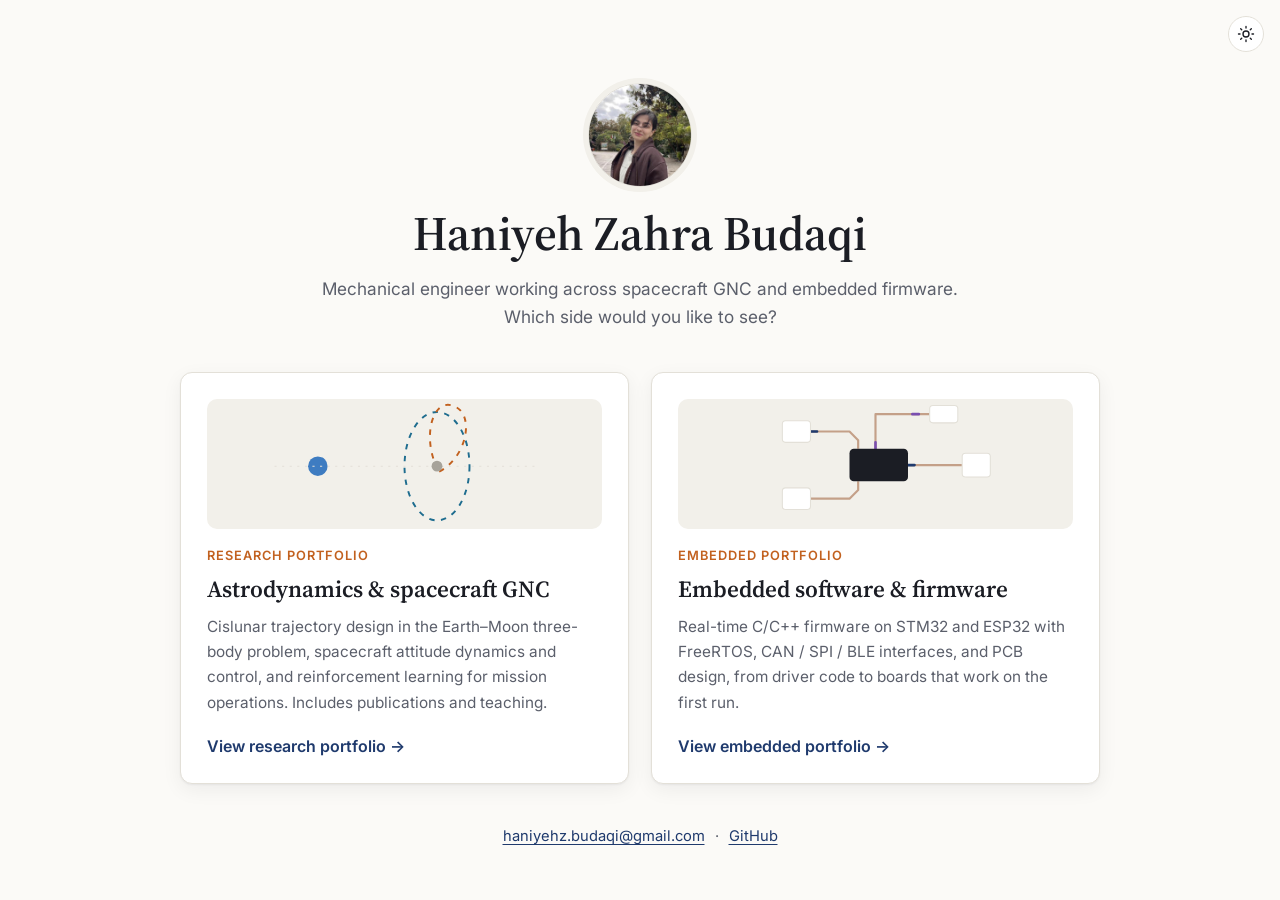
<file: index.html>
<!doctype html>
<html lang="en">
<head>
  <meta charset="utf-8">
  <meta name="viewport" content="width=device-width, initial-scale=1">
  <title>Haniyeh Zahra Budaqi</title>
  <meta name="description" content="Haniyeh Zahra Budaqi: research in astrodynamics and spacecraft GNC, and embedded software engineering.">
  <meta name="author" content="Haniyeh Zahra Budaqi">

  <meta property="og:title" content="Haniyeh Zahra Budaqi">
  <meta property="og:description" content="Astrodynamics & spacecraft GNC research, and embedded firmware engineering.">
  <meta property="og:type" content="website">

  <link rel="icon" href="assets/img/favicon.svg" type="image/svg+xml">
  <link rel="preconnect" href="https://fonts.googleapis.com">
  <link rel="preconnect" href="https://fonts.gstatic.com" crossorigin>
  <link href="https://fonts.googleapis.com/css2?family=Inter:wght@400;500;600&family=Source+Serif+4:ital,opsz,wght@0,8..60,500;0,8..60,600;1,8..60,400;1,8..60,500&display=swap" rel="stylesheet">
  <link rel="stylesheet" href="assets/css/style.css">

  <script>
    try {
      var t = localStorage.getItem("theme");
      if (t) document.documentElement.setAttribute("data-theme", t);
    } catch (e) {}
  </script>
</head>
<body class="landing">
  <button class="theme-toggle landing-theme" aria-label="Toggle dark mode" title="Toggle dark mode">
    <svg class="icon-sun" viewBox="0 0 24 24" aria-hidden="true"><circle cx="12" cy="12" r="4"/><path d="M12 2v2M12 20v2M4.9 4.9l1.4 1.4M17.7 17.7l1.4 1.4M2 12h2M20 12h2M4.9 19.1l1.4-1.4M17.7 6.3l1.4-1.4"/></svg>
    <svg class="icon-moon" viewBox="0 0 24 24" aria-hidden="true"><path d="M20 14.5A8 8 0 1 1 9.5 4a6.5 6.5 0 0 0 10.5 10.5z"/></svg>
  </button>

  <main class="landing-main container">
    <header class="landing-head">
      <img class="landing-photo" src="assets/img/profile.jpg" alt="Portrait of Haniyeh Zahra Budaqi">
      <h1>Haniyeh Zahra Budaqi</h1>
      <p class="landing-sub">Mechanical engineer working across spacecraft GNC and embedded firmware.<br>Which side would you like to see?</p>
    </header>

    <div class="choice-grid">
      <a class="card choice" href="research/">
        <svg class="choice-art" viewBox="0 0 240 120" aria-hidden="true">
          <circle cx="40" cy="62" r="9" class="choice-earth"/>
          <path class="choice-axis" d="M0 62H240"/>
          <ellipse class="choice-orbit choice-orbit-a" cx="150" cy="62" rx="30" ry="50"/>
          <path class="choice-orbit choice-orbit-b" d="M152 67 C 178 54, 186 12, 164 6 C 144 0, 136 40, 152 67 Z"/>
          <circle cx="150" cy="62" r="5" class="choice-moon"/>
        </svg>
        <span class="choice-kicker">Research portfolio</span>
        <h2>Astrodynamics &amp; spacecraft GNC</h2>
        <p>Cislunar trajectory design in the Earth–Moon three-body problem, spacecraft attitude dynamics and control, and reinforcement learning for mission operations. Includes publications and teaching.</p>
        <span class="choice-cta">View research portfolio <span aria-hidden="true">→</span></span>
      </a>

      <a class="card choice" href="embedded/">
        <svg class="choice-art" viewBox="0 0 240 120" aria-hidden="true">
          <path class="choice-trace" d="M60 30 H96 L104 38 V46"/>
          <path class="choice-trace" d="M60 92 H96 L104 84 V76"/>
          <path class="choice-trace" d="M150 61 H200"/>
          <path class="choice-trace" d="M120 46 V14 H170"/>
          <path class="choice-flow" d="M60 30 H96 L104 38 V46"/>
          <path class="choice-flow" d="M150 61 H200"/>
          <path class="choice-flow choice-flow-late" d="M120 46 V14 H170"/>
          <rect class="choice-chip" x="96" y="46" width="54" height="30" rx="4"/>
          <rect class="choice-part" x="200" y="50" width="26" height="22" rx="3"/>
          <rect class="choice-part" x="34" y="20" width="26" height="20" rx="3"/>
          <rect class="choice-part" x="34" y="82" width="26" height="20" rx="3"/>
          <rect class="choice-part" x="170" y="6" width="26" height="16" rx="3"/>
        </svg>
        <span class="choice-kicker">Embedded portfolio</span>
        <h2>Embedded software &amp; firmware</h2>
        <p>Real-time C/C++ firmware on STM32 and ESP32 with FreeRTOS, CAN / SPI / BLE interfaces, and PCB design, from driver code to boards that work on the first run.</p>
        <span class="choice-cta">View embedded portfolio <span aria-hidden="true">→</span></span>
      </a>
    </div>

    <footer class="landing-foot">
      <a href="mailto:haniyehz.budaqi@gmail.com">haniyehz.budaqi@gmail.com</a>
      <span aria-hidden="true">·</span>
      <a href="https://github.com/hannalujah" target="_blank" rel="noopener">GitHub</a>
    </footer>
  </main>

  <script>
    document.querySelector(".theme-toggle").addEventListener("click", function () {
      var root = document.documentElement;
      var current = root.getAttribute("data-theme") ||
        (window.matchMedia("(prefers-color-scheme: dark)").matches ? "dark" : "light");
      var next = current === "dark" ? "light" : "dark";
      root.setAttribute("data-theme", next);
      try { localStorage.setItem("theme", next); } catch (e) {}
    });
  </script>
</body>
</html>
</file>
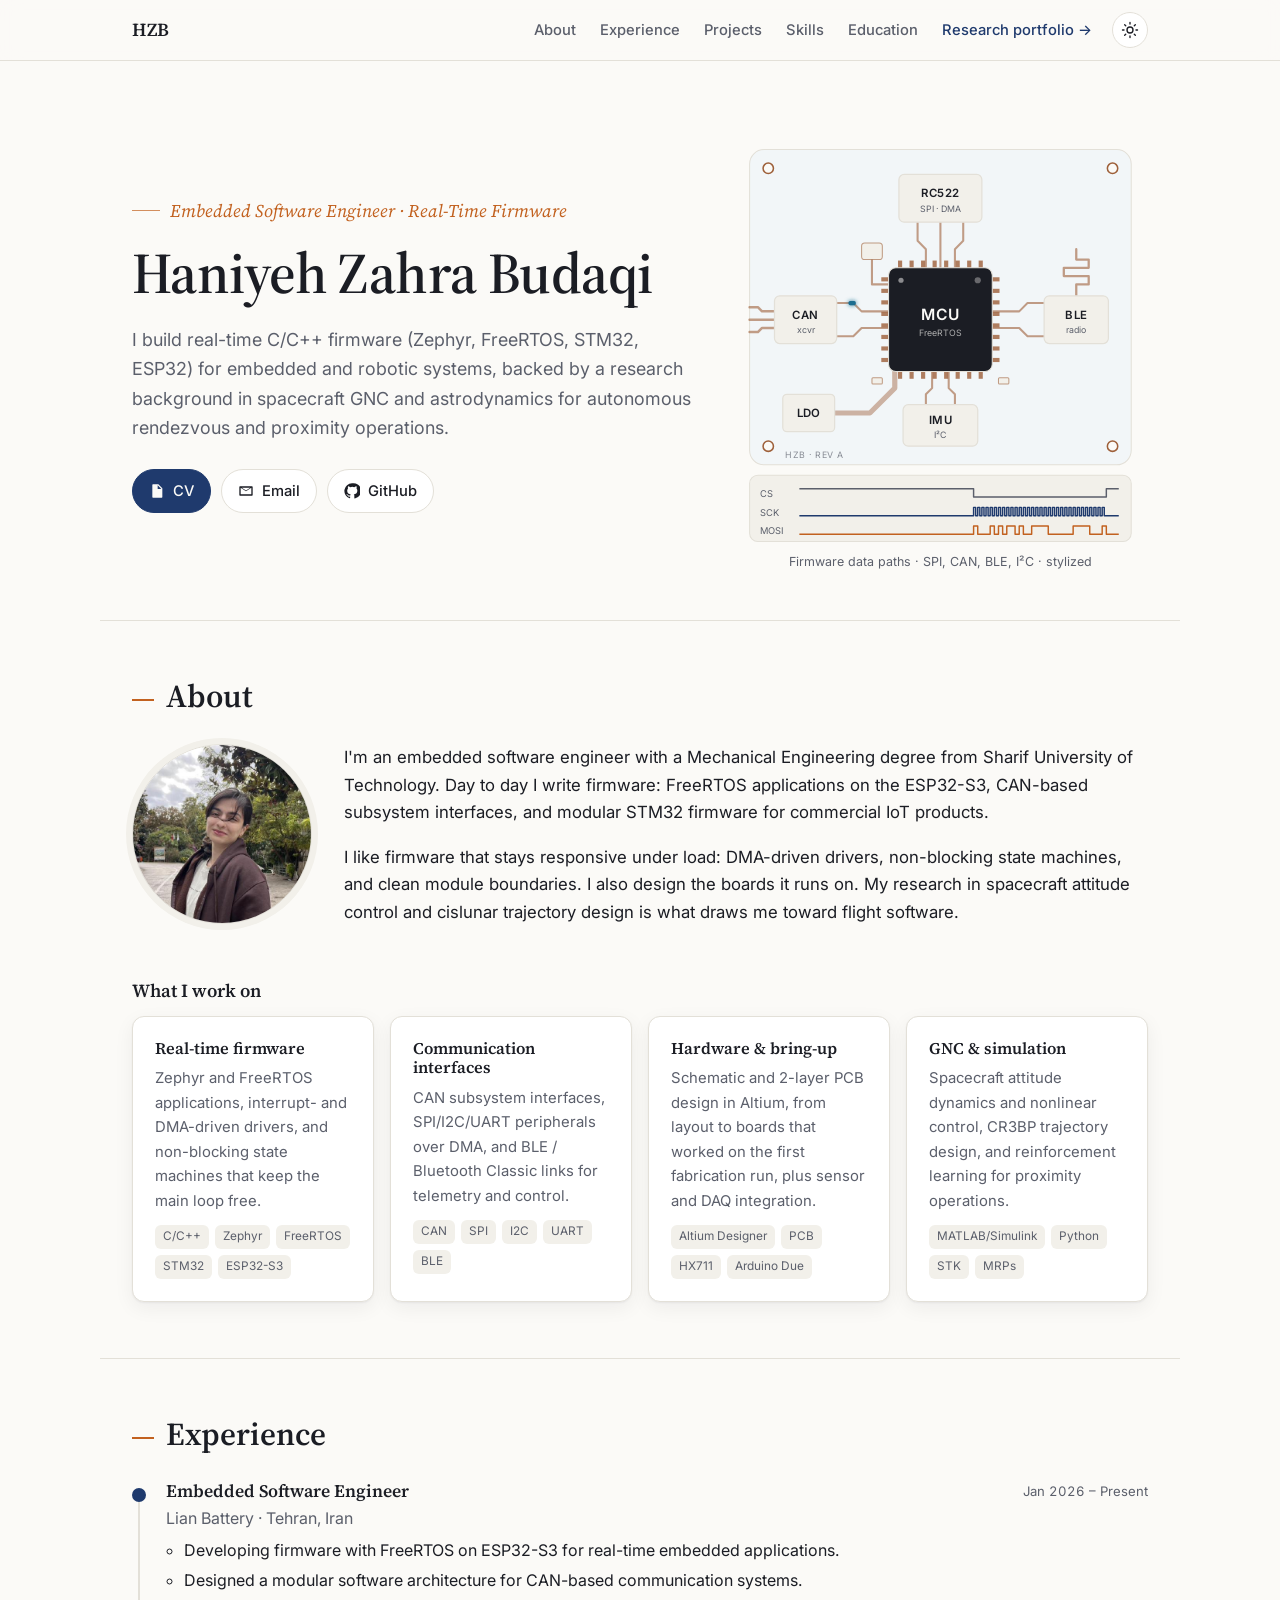
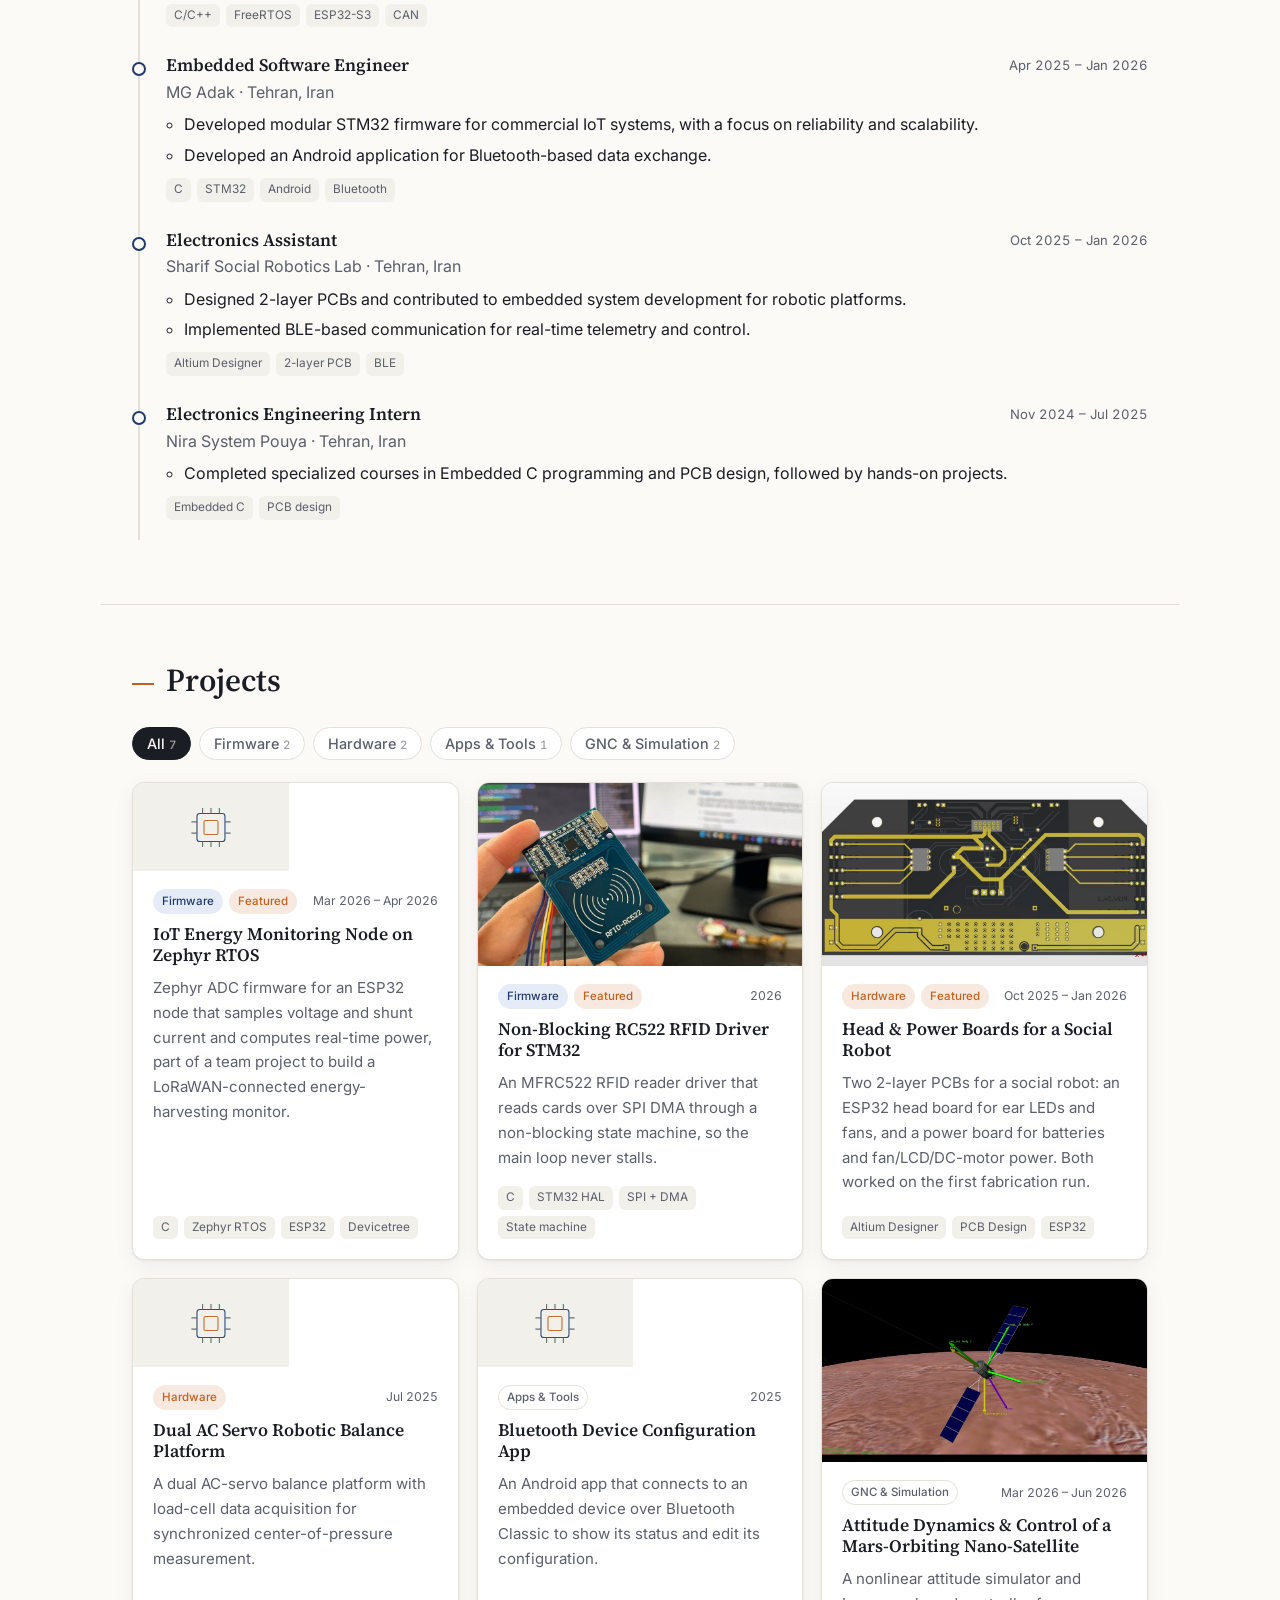
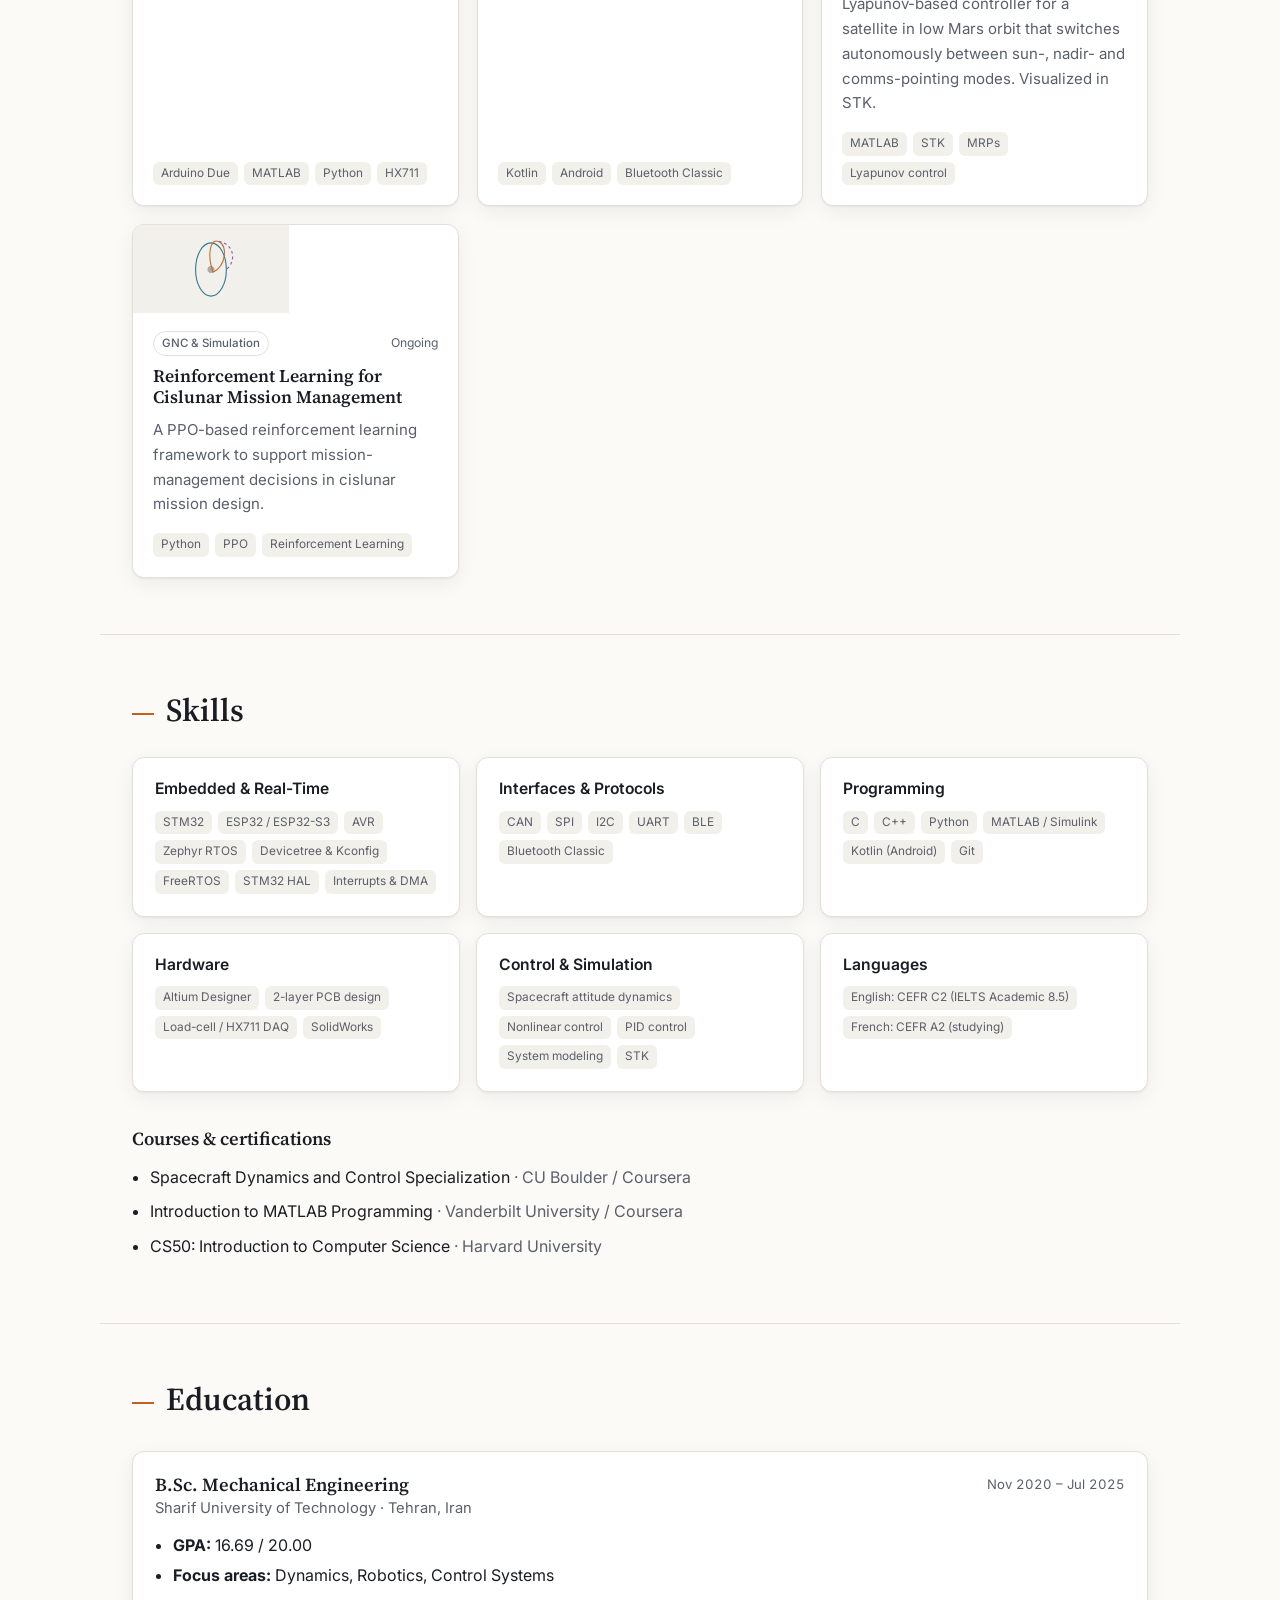
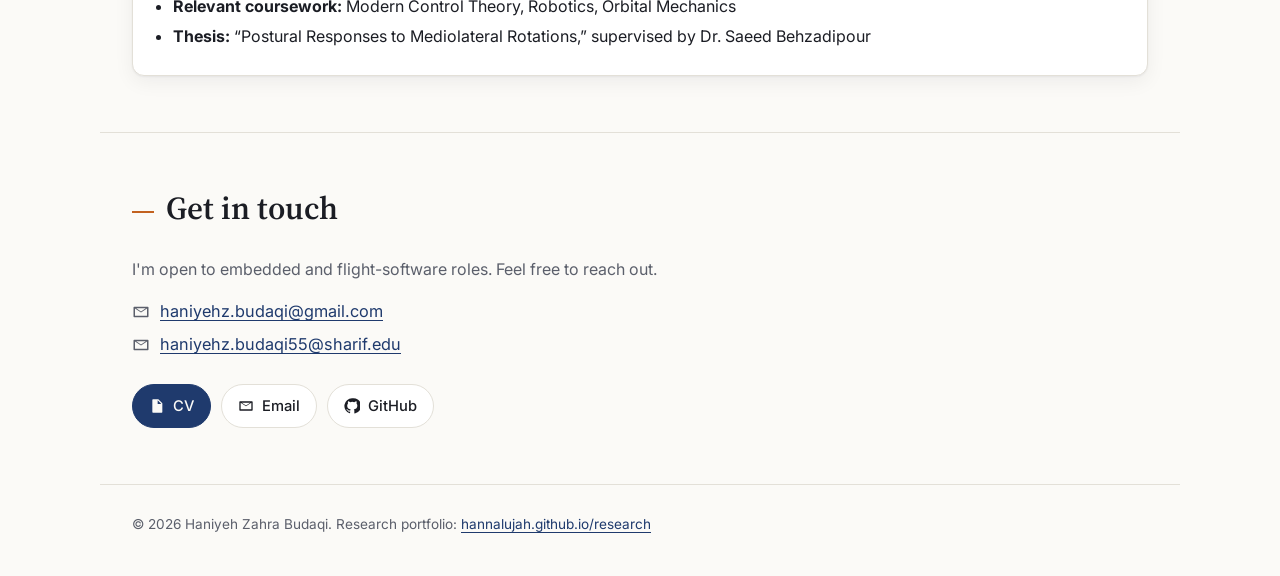
<file: embedded/index.html>
<!doctype html>
<html lang="en" data-base="../">
<head>
  <meta charset="utf-8">
  <meta name="viewport" content="width=device-width, initial-scale=1">
  <title>Haniyeh Zahra Budaqi · Embedded</title>
  <meta name="description" content="Haniyeh Zahra Budaqi: embedded software engineer. Real-time C/C++ firmware (FreeRTOS, STM32, ESP32), communication interfaces, PCB design, and spacecraft GNC.">
  <meta name="author" content="Haniyeh Zahra Budaqi">

  <meta property="og:title" content="Haniyeh Zahra Budaqi · Embedded Software">
  <meta property="og:description" content="Real-time C/C++ firmware (FreeRTOS, STM32, ESP32), communication interfaces, PCB design, and spacecraft GNC.">
  <meta property="og:type" content="website">

  <link rel="icon" href="../assets/img/favicon.svg" type="image/svg+xml">
  <link rel="preconnect" href="https://fonts.googleapis.com">
  <link rel="preconnect" href="https://fonts.gstatic.com" crossorigin>
  <link href="https://fonts.googleapis.com/css2?family=Inter:wght@400;500;600&family=Source+Serif+4:ital,opsz,wght@0,8..60,500;0,8..60,600;1,8..60,400;1,8..60,500&display=swap" rel="stylesheet">
  <link rel="stylesheet" href="../assets/css/style.css">

  <script>
    try {
      var t = localStorage.getItem("theme");
      if (t) document.documentElement.setAttribute("data-theme", t);
    } catch (e) {}
  </script>
</head>
<body>
  <a class="skip-link" href="#main">Skip to content</a>

  <header class="site-header">
    <nav class="nav container" aria-label="Main">
      <a class="nav-brand" href="../" title="Home" data-bind="initials">HZB</a>
      <button class="nav-toggle" aria-expanded="false" aria-controls="nav-links" aria-label="Open menu">
        <span></span><span></span><span></span>
      </button>
      <ul class="nav-links" id="nav-links">
        <li><a href="#about">About</a></li>
        <li><a href="#experience">Experience</a></li>
        <li><a href="#projects">Projects</a></li>
        <li><a href="#skills">Skills</a></li>
        <li><a href="#education-section">Education</a></li>
        <li><a class="nav-alt" href="../research/">Research portfolio →</a></li>
        <li>
          <button class="theme-toggle" aria-label="Toggle dark mode" title="Toggle dark mode">
            <svg class="icon-sun" viewBox="0 0 24 24" aria-hidden="true"><circle cx="12" cy="12" r="4"/><path d="M12 2v2M12 20v2M4.9 4.9l1.4 1.4M17.7 17.7l1.4 1.4M2 12h2M20 12h2M4.9 19.1l1.4-1.4M17.7 6.3l1.4-1.4"/></svg>
            <svg class="icon-moon" viewBox="0 0 24 24" aria-hidden="true"><path d="M20 14.5A8 8 0 1 1 9.5 4a6.5 6.5 0 0 0 10.5 10.5z"/></svg>
          </button>
        </li>
      </ul>
    </nav>
  </header>

  <main id="main">
    <!-- ============ HERO ============ -->
    <section class="hero container" id="top">
      <div class="hero-text">
        <p class="eyebrow" data-bind="role"></p>
        <h1 data-bind="name"></h1>
        <p class="hero-tagline" data-bind="tagline"></p>
        <div class="hero-actions" id="hero-actions"></div>
      </div>

      <figure class="hero-figure" aria-label="Stylized circuit board: an MCU exchanging data with an RFID reader over SPI, a CAN transceiver, a BLE radio and an IMU over I2C, with a logic-analyzer trace of the SPI bus">
        <svg id="bus-svg" viewBox="0 0 400 400" role="img">
          <title>Firmware data paths, stylized</title>
          <defs>
            <filter id="glow" x="-200%" y="-200%" width="500%" height="500%">
              <feGaussianBlur stdDeviation="2.2" result="b"/>
              <feMerge><feMergeNode in="b"/><feMergeNode in="SourceGraphic"/></feMerge>
            </filter>
          </defs>

          <!-- Board -->
          <rect class="pcb" x="16" y="16" width="368" height="304" rx="14"/>
          <g class="hole"><circle cx="34" cy="34" r="5"/><circle cx="366" cy="34" r="5"/><circle cx="34" cy="302" r="5"/><circle cx="366" cy="302" r="5"/></g>
          <text class="silk" x="50" y="313">HZB · REV A</text>

          <!-- Power: regulator to MCU -->
          <path class="trace trace-pwr" d="M98 270 H132 L156 246 V230"/>
          <rect class="chip-sm" x="48" y="252" width="50" height="36" rx="4"/>
          <text class="chip-label" x="73" y="274">LDO</text>

          <!-- Crystal and decoupling caps -->
          <path class="trace" d="M150 146 H134 V122"/>
          <rect class="part" x="124" y="106" width="20" height="16" rx="3"/>
          <rect class="part" x="256" y="236" width="10" height="6" rx="1"/>
          <rect class="part" x="134" y="236" width="10" height="6" rx="1"/>

          <!-- SPI: MCU to RC522 -->
          <path id="t-spi-sck"  class="trace" d="M186 130 V112 L178 104 V86"/>
          <path id="t-spi-mosi" class="trace" d="M200 130 V86"/>
          <path id="t-spi-miso" class="trace" d="M214 130 V112 L222 104 V86"/>
          <!-- CAN: MCU to transceiver to bus connector -->
          <path id="t-can-tx" class="trace" d="M150 172 H124 L116 164 H100"/>
          <path id="t-can-rx" class="trace" d="M150 188 H124 L116 196 H100"/>
          <path id="t-can-bus" class="trace trace-bus" d="M40 180 H16"/>
          <path class="trace trace-bus" d="M40 172 H28 L24 168 H16"/>
          <path class="trace trace-bus" d="M40 188 H28 L24 192 H16"/>
          <!-- BLE: MCU to radio -->
          <path id="t-ble-tx" class="trace" d="M250 172 H276 L284 164 H300"/>
          <path id="t-ble-rx" class="trace" d="M250 188 H276 L284 196 H300"/>
          <path class="trace antenna" d="M331 157 V146 H343 V138 H319 V130 H343 V122 H331 V112"/>
          <!-- I2C: MCU to IMU -->
          <path id="t-i2c-sda" class="trace" d="M192 230 V246 L186 252 V262"/>
          <path id="t-i2c-scl" class="trace" d="M208 230 V246 L214 252 V262"/>

          <!-- Peripherals -->
          <g class="periph" id="p-spi"><rect class="chip-sm" x="160" y="40" width="80" height="46" rx="5"/><text class="chip-label" x="200" y="62">RC522</text><text class="chip-sub" x="200" y="76">SPI · DMA</text></g>
          <g class="periph" id="p-can"><rect class="chip-sm" x="40" y="157" width="60" height="46" rx="5"/><text class="chip-label" x="70" y="179">CAN</text><text class="chip-sub" x="70" y="193">xcvr</text></g>
          <g class="periph" id="p-ble"><rect class="chip-sm" x="300" y="157" width="62" height="46" rx="5"/><text class="chip-label" x="331" y="179">BLE</text><text class="chip-sub" x="331" y="193">radio</text></g>
          <g class="periph" id="p-i2c"><rect class="chip-sm" x="164" y="262" width="72" height="40" rx="5"/><text class="chip-label" x="200" y="281">IMU</text><text class="chip-sub" x="200" y="294">I²C</text></g>

          <!-- MCU -->
          <g id="mcu-pins"></g>
          <rect class="chip" x="150" y="130" width="100" height="100" rx="7"/>
          <circle class="pin1" cx="162" cy="142" r="2.5"/>
          <text class="chip-label chip-label-lg" x="200" y="180">MCU</text>
          <text class="chip-sub" x="200" y="196">FreeRTOS</text>
          <circle class="led" id="led" cx="236" cy="142" r="3"/>

          <g id="waves"></g>
          <g id="packets" filter="url(#glow)"></g>

          <!-- Logic analyzer -->
          <g class="scope" transform="translate(16 330)">
            <rect width="368" height="64" rx="8"/>
            <text x="10" y="21">CS</text><text x="10" y="39">SCK</text><text x="10" y="57">MOSI</text>
            <path id="wf-cs" class="wf wf-cs"/>
            <path id="wf-sck" class="wf wf-sck"/>
            <path id="wf-mosi" class="wf wf-mosi"/>
          </g>
        </svg>
        <figcaption>Firmware data paths · SPI, CAN, BLE, I²C · stylized</figcaption>
      </figure>
    </section>

    <!-- ============ ABOUT ============ -->
    <section class="section container" id="about">
      <h2 class="section-title">About</h2>
      <div class="about-grid">
        <img class="about-photo" id="about-photo" alt="Portrait of Haniyeh Zahra Budaqi" hidden>
        <div class="about-text" id="about-text"></div>
      </div>
      <h3 class="sub-title">What I work on</h3>
      <div class="capability-grid" id="capabilities-grid"></div>
    </section>

    <!-- ============ EXPERIENCE ============ -->
    <section class="section container" id="experience">
      <h2 class="section-title">Experience</h2>
      <ol class="timeline" id="timeline"></ol>
    </section>

    <!-- ============ PROJECTS ============ -->
    <section class="section container" id="projects">
      <h2 class="section-title">Projects</h2>
      <div class="filters" role="tablist" aria-label="Filter projects" id="filters"></div>
      <div class="project-grid" id="project-grid"></div>
    </section>

    <!-- ============ SKILLS ============ -->
    <section class="section container" id="skills">
      <h2 class="section-title">Skills</h2>
      <div class="skills-grid" id="skills-grid"></div>
      <h3 class="sub-title">Courses &amp; certifications</h3>
      <ul class="plain-list" id="certs"></ul>
    </section>

    <!-- ============ EDUCATION ============ -->
    <section class="section container" id="education-section">
      <h2 class="section-title">Education</h2>
      <div class="edu" id="education"></div>
    </section>

    <!-- ============ CONTACT ============ -->
    <section class="section container contact" id="contact">
      <h2 class="section-title">Get in touch</h2>
      <p>I'm open to embedded and flight-software roles. Feel free to reach out.</p>
      <ul class="email-list" id="email-list"></ul>
      <div class="hero-actions" id="contact-actions"></div>
    </section>
  </main>

  <footer class="site-footer container">
    <p>© <span id="year"></span> <span data-bind="name"></span>. Research portfolio: <a href="../research/">hannalujah.github.io/research</a></p>
  </footer>

  <dialog class="project-dialog" id="project-dialog" aria-labelledby="dialog-title">
    <button class="dialog-close" aria-label="Close" data-close>&times;</button>
    <div id="dialog-body"></div>
  </dialog>

  <script src="../data/content.js"></script>
  <script src="../data/content-embedded.js"></script>
  <script src="../assets/js/main.js"></script>
  <script src="../assets/js/bus.js"></script>
</body>
</html>
</file>
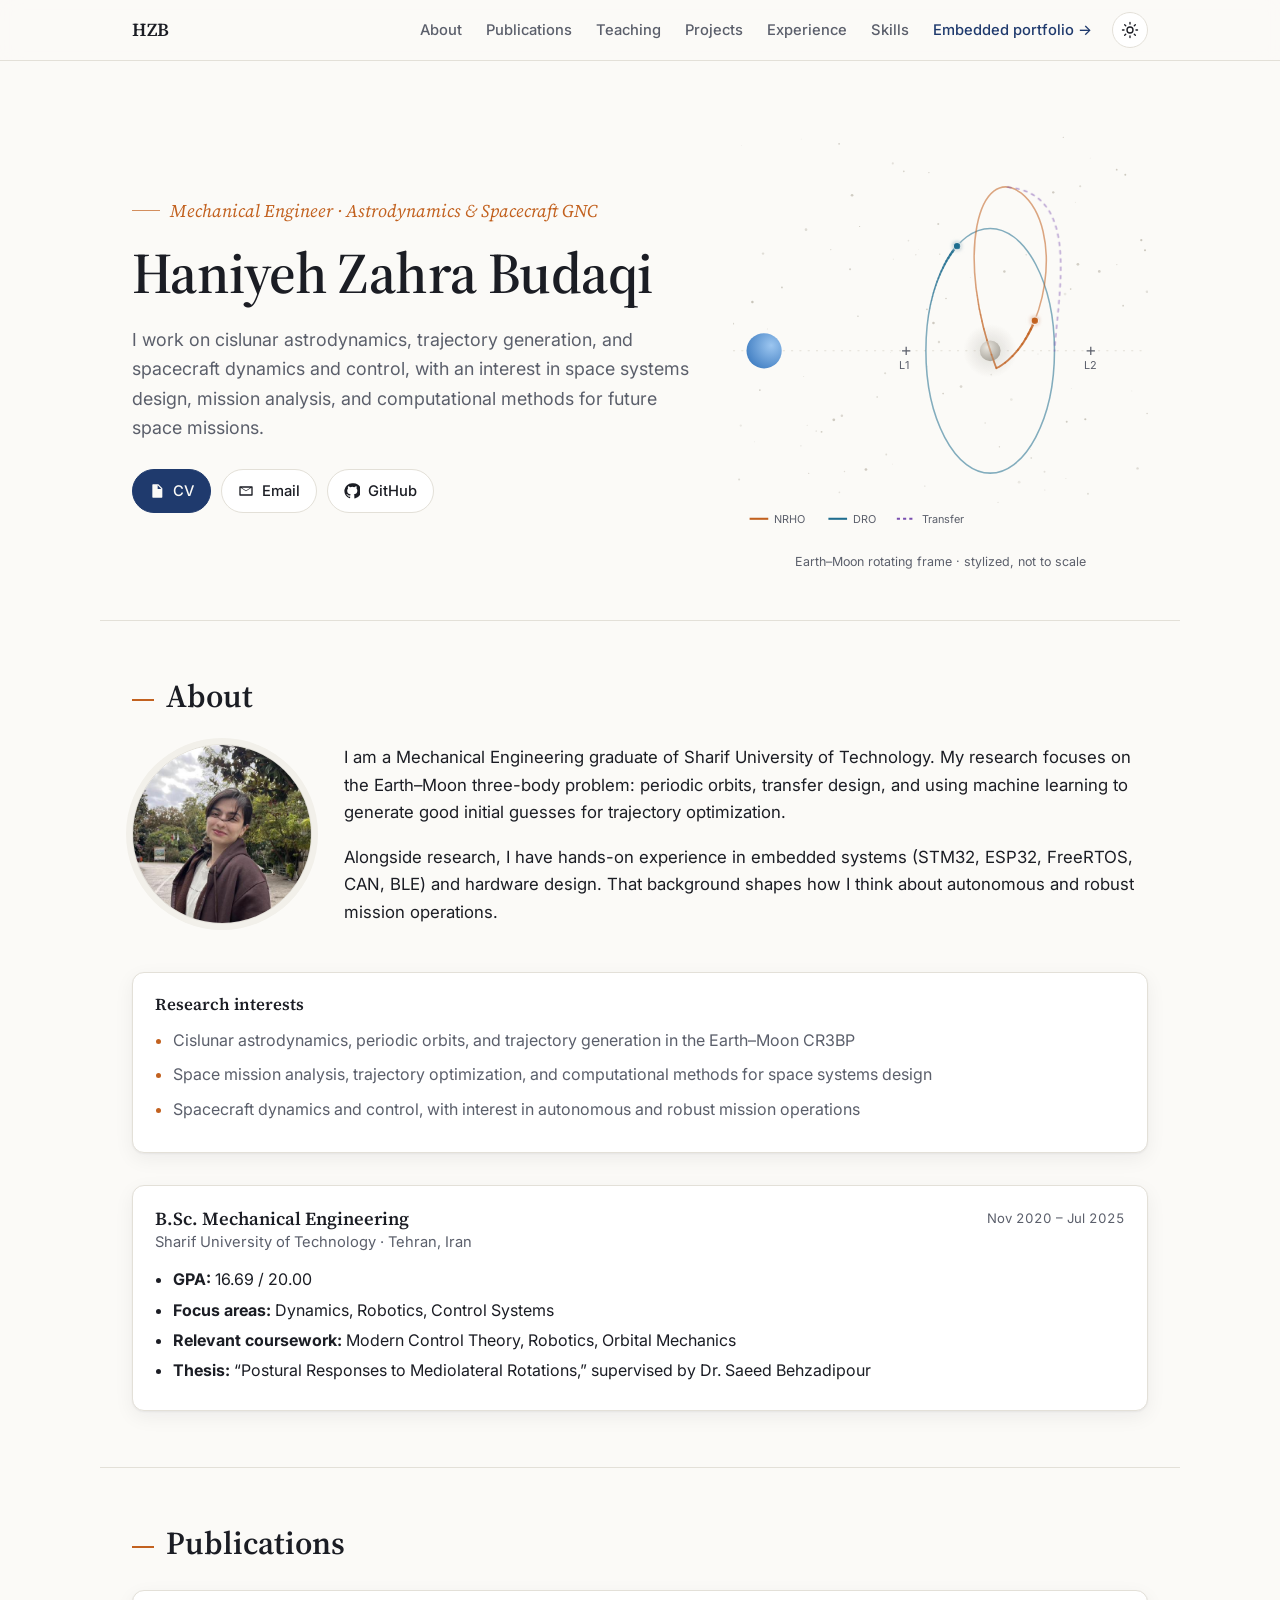
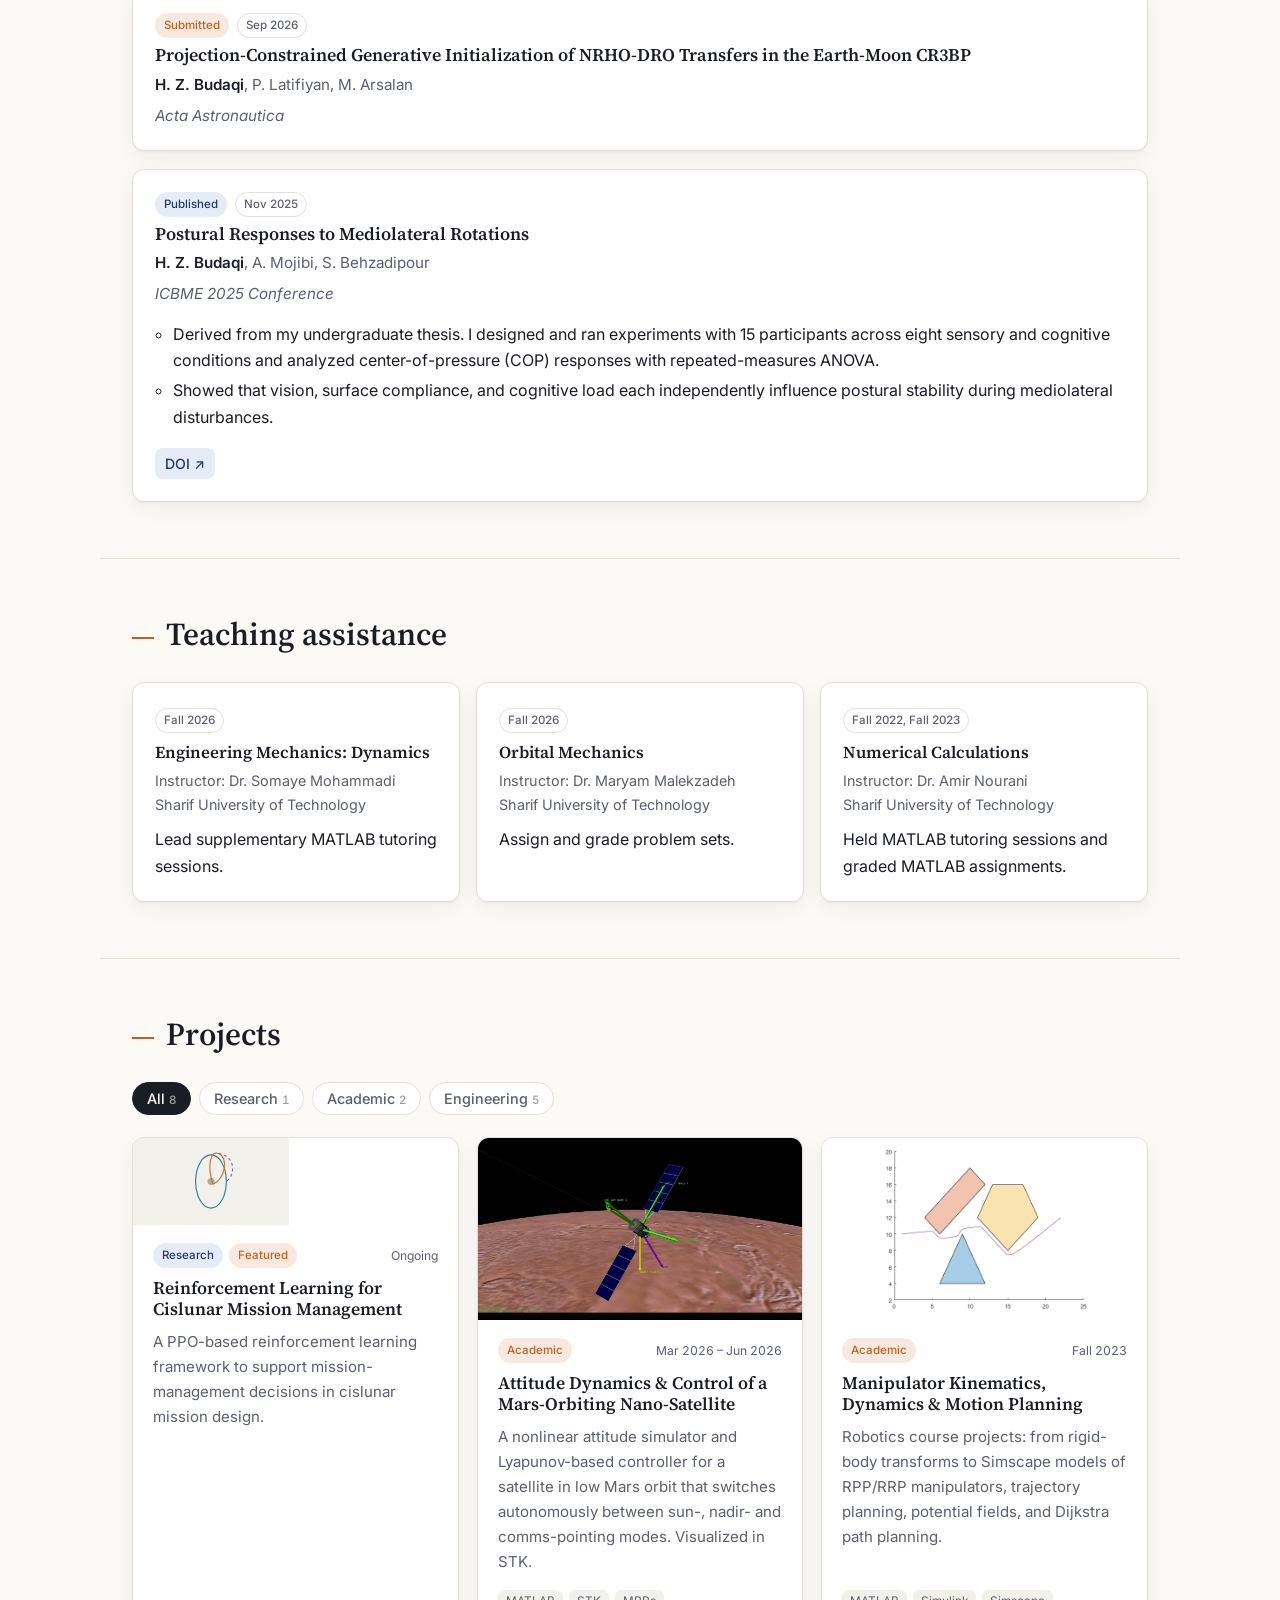
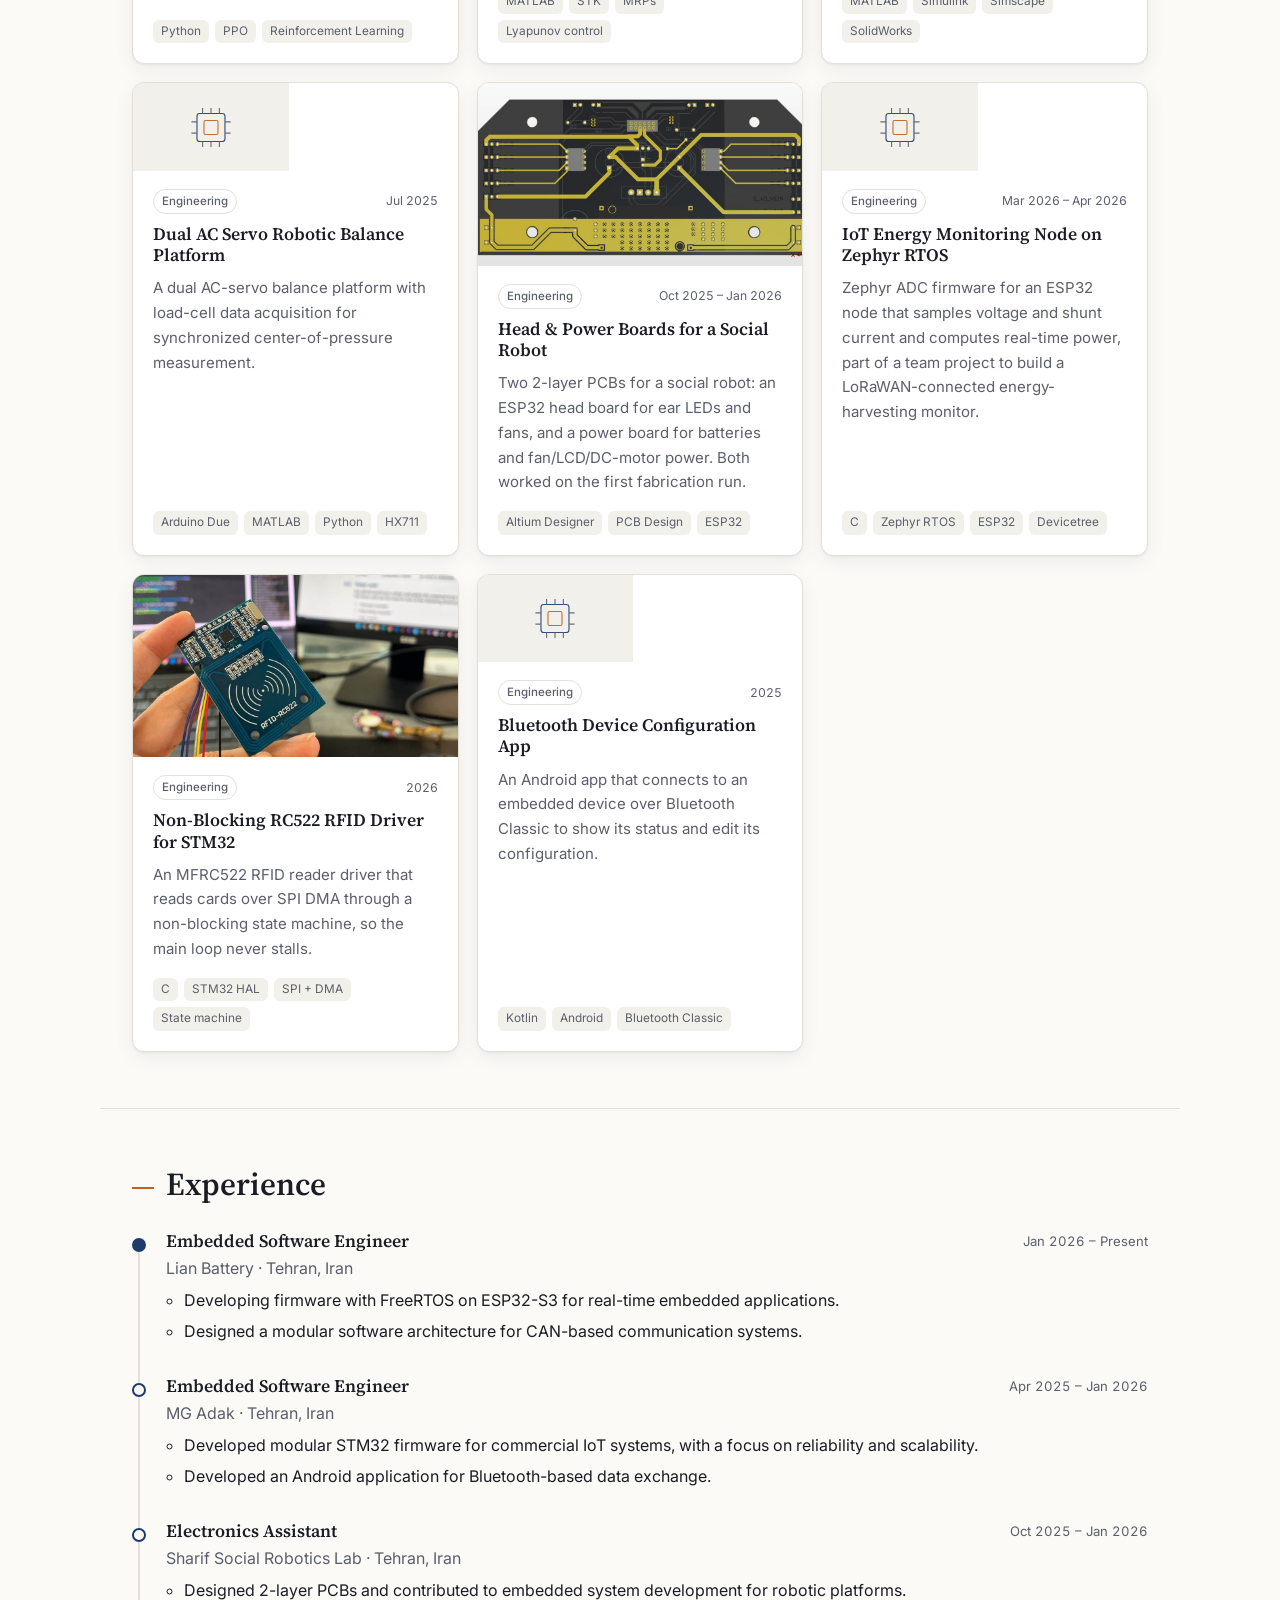
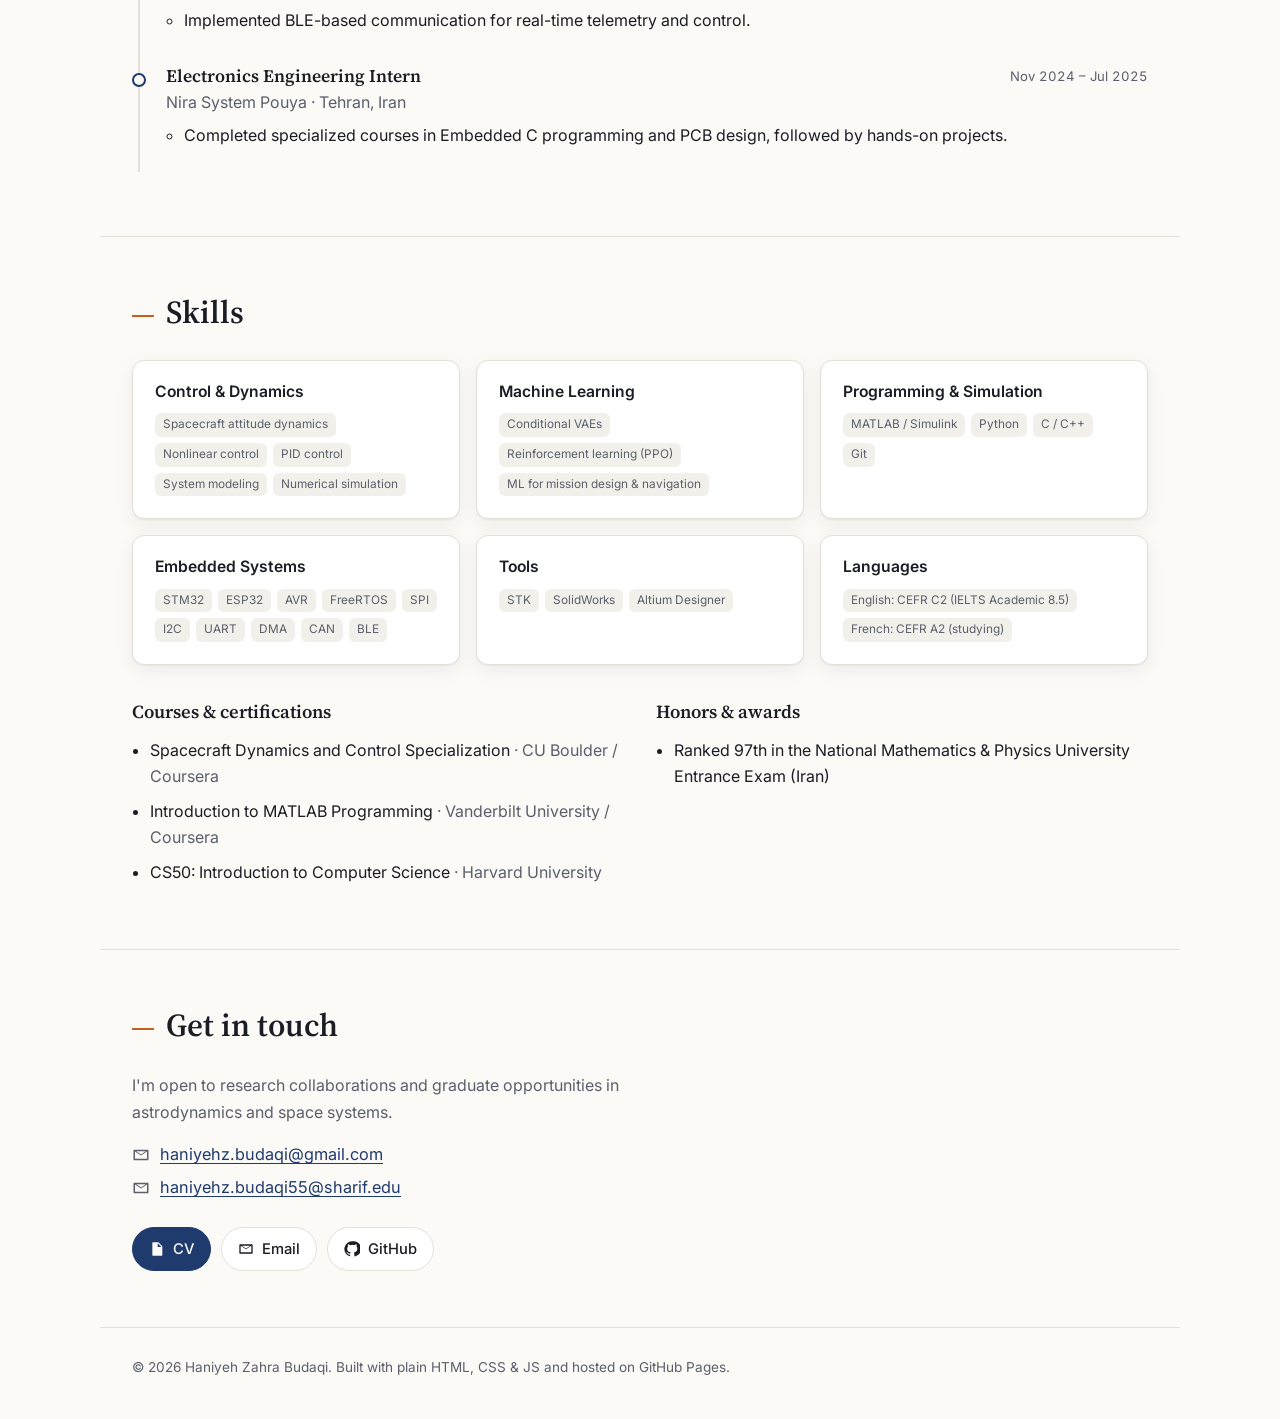
<file: research/index.html>
<!doctype html>
<html lang="en" data-base="../">
<head>
  <meta charset="utf-8">
  <meta name="viewport" content="width=device-width, initial-scale=1">
  <title>Haniyeh Zahra Budaqi</title>
  <meta name="description" content="Haniyeh Zahra Budaqi: cislunar astrodynamics, trajectory generation, and spacecraft dynamics and control.">
  <meta name="author" content="Haniyeh Zahra Budaqi">

  <!-- Social preview (shown when the link is shared) -->
  <meta property="og:title" content="Haniyeh Zahra Budaqi">
  <meta property="og:description" content="Cislunar astrodynamics, trajectory generation, and spacecraft dynamics and control.">
  <meta property="og:type" content="website">

  <link rel="icon" href="../assets/img/favicon.svg" type="image/svg+xml">
  <link rel="preconnect" href="https://fonts.googleapis.com">
  <link rel="preconnect" href="https://fonts.gstatic.com" crossorigin>
  <link href="https://fonts.googleapis.com/css2?family=Inter:wght@400;500;600&family=Source+Serif+4:ital,opsz,wght@0,8..60,500;0,8..60,600;1,8..60,400;1,8..60,500&display=swap" rel="stylesheet">
  <link rel="stylesheet" href="../assets/css/style.css">

  <!-- Apply saved theme before paint to avoid a flash -->
  <script>
    try {
      var t = localStorage.getItem("theme");
      if (t) document.documentElement.setAttribute("data-theme", t);
    } catch (e) {}
  </script>
</head>
<body>
  <a class="skip-link" href="#main">Skip to content</a>

  <header class="site-header">
    <nav class="nav container" aria-label="Main">
      <a class="nav-brand" href="../" title="Home" data-bind="initials">HZB</a>
      <button class="nav-toggle" aria-expanded="false" aria-controls="nav-links" aria-label="Open menu">
        <span></span><span></span><span></span>
      </button>
      <ul class="nav-links" id="nav-links">
        <li><a href="#about">About</a></li>
        <li><a href="#publications">Publications</a></li>
        <li><a href="#teaching">Teaching</a></li>
        <li><a href="#projects">Projects</a></li>
        <li><a href="#experience">Experience</a></li>
        <li><a href="#skills">Skills</a></li>
        <li><a class="nav-alt" href="../embedded/">Embedded portfolio →</a></li>
        <li>
          <button class="theme-toggle" aria-label="Toggle dark mode" title="Toggle dark mode">
            <svg class="icon-sun" viewBox="0 0 24 24" aria-hidden="true"><circle cx="12" cy="12" r="4"/><path d="M12 2v2M12 20v2M4.9 4.9l1.4 1.4M17.7 17.7l1.4 1.4M2 12h2M20 12h2M4.9 19.1l1.4-1.4M17.7 6.3l1.4-1.4"/></svg>
            <svg class="icon-moon" viewBox="0 0 24 24" aria-hidden="true"><path d="M20 14.5A8 8 0 1 1 9.5 4a6.5 6.5 0 0 0 10.5 10.5z"/></svg>
          </button>
        </li>
      </ul>
    </nav>
  </header>

  <main id="main">
    <!-- ============ HERO ============ -->
    <section class="hero container" id="top">
      <div class="hero-text">
        <p class="eyebrow" data-bind="role"></p>
        <h1 data-bind="name"></h1>
        <p class="hero-tagline" data-bind="tagline"></p>
        <div class="hero-actions" id="hero-actions"></div>
      </div>

      <figure class="hero-figure" aria-label="Stylized Earth–Moon rotating frame with a near-rectilinear halo orbit, a distant retrograde orbit, and a transfer between them">
        <svg id="orbit-svg" viewBox="0 0 400 400" role="img">
          <title>NRHO to DRO transfer, stylized</title>
          <defs>
            <radialGradient id="g-moon" cx="36%" cy="32%" r="75%">
              <stop offset="0" class="stop-moon-hi"/><stop offset="1" class="stop-moon"/>
            </radialGradient>
            <radialGradient id="g-earth" cx="70%" cy="35%" r="80%">
              <stop offset="0" class="stop-earth-hi"/><stop offset="1" class="stop-earth"/>
            </radialGradient>
            <radialGradient id="g-halo">
              <stop offset="0" class="stop-halo" stop-opacity=".35"/><stop offset="1" class="stop-halo" stop-opacity="0"/>
            </radialGradient>
            <filter id="glow" x="-200%" y="-200%" width="500%" height="500%">
              <feGaussianBlur stdDeviation="2.2" result="b"/>
              <feMerge><feMergeNode in="b"/><feMergeNode in="SourceGraphic"/></feMerge>
            </filter>
          </defs>

          <g class="stars" id="stars"></g>
          <line class="axis" x1="0" y1="210" x2="400" y2="210"/>

          <!-- Earth, off to the left in the rotating frame -->
          <circle class="earth" cx="30" cy="210" r="17"/>
          <!-- Libration points -->
          <g class="lpoint"><path d="M163 210h8M167 206v8"/><text x="160" y="228">L1</text></g>
          <g class="lpoint"><path d="M341 210h8M345 206v8"/><text x="338" y="228">L2</text></g>

          <!-- Orbits (pathLength=1 lets CSS draw them in) -->
          <path id="dro" class="orbit orbit-dro draw" pathLength="1"
                d="M310 210 A62 118 0 1 1 186 210 A62 118 0 1 1 310 210 Z"/>
          <path id="nrho" class="orbit orbit-nrho draw" pathLength="1"
                d="M254 227 C 304 200, 320 92, 278 58 C 238 28, 212 116, 254 227 Z"/>
          <path id="xfer" class="orbit orbit-xfer"
                d="M278 58 C 348 64, 314 150, 310 210"/>
          <path id="xfer-live" class="orbit orbit-xfer-live" pathLength="1"
                d="M278 58 C 348 64, 314 150, 310 210"/>

          <!-- Moon -->
          <circle class="moon-halo" cx="248" cy="210" r="26" fill="url(#g-halo)"/>
          <circle class="moon" cx="248" cy="210" r="10"/>

          <g id="trails"></g>
          <g id="burns"></g>
          <g id="craft" filter="url(#glow)"></g>

          <g class="legend" transform="translate(16 372)">
            <line x1="0" y1="0" x2="18" y2="0" class="orbit-nrho"/><text x="24" y="4">NRHO</text>
            <line x1="76" y1="0" x2="94" y2="0" class="orbit-dro"/><text x="100" y="4">DRO</text>
            <line x1="142" y1="0" x2="160" y2="0" class="orbit-xfer-key"/><text x="166" y="4">Transfer</text>
          </g>
        </svg>
        <figcaption>Earth–Moon rotating frame · stylized, not to scale</figcaption>
      </figure>
    </section>

    <!-- ============ ABOUT ============ -->
    <section class="section container" id="about">
      <h2 class="section-title">About</h2>
      <div class="about-grid">
        <img class="about-photo" id="about-photo" alt="Portrait of Haniyeh Zahra Budaqi" hidden>
        <div class="about-text" id="about-text"></div>
      </div>
      <aside class="card interests">
        <h3>Research interests</h3>
        <ul id="interests"></ul>
      </aside>
      <div class="edu" id="education"></div>
    </section>

    <!-- ============ PUBLICATIONS ============ -->
    <section class="section container" id="publications">
      <h2 class="section-title">Publications</h2>
      <ol class="pub-list" id="pub-list"></ol>
    </section>

    <!-- ============ TEACHING ============ -->
    <section class="section container" id="teaching">
      <h2 class="section-title">Teaching assistance</h2>
      <div class="teach-grid" id="teach-grid"></div>
    </section>

    <!-- ============ PROJECTS ============ -->
    <section class="section container" id="projects">
      <h2 class="section-title">Projects</h2>
      <div class="filters" role="tablist" aria-label="Filter projects" id="filters"></div>
      <div class="project-grid" id="project-grid"></div>
    </section>

    <!-- ============ EXPERIENCE ============ -->
    <section class="section container" id="experience">
      <h2 class="section-title">Experience</h2>
      <ol class="timeline" id="timeline"></ol>
    </section>

    <!-- ============ SKILLS ============ -->
    <section class="section container" id="skills">
      <h2 class="section-title">Skills</h2>
      <div class="skills-grid" id="skills-grid"></div>

      <div class="two-col">
        <div>
          <h3 class="sub-title">Courses &amp; certifications</h3>
          <ul class="plain-list" id="certs"></ul>
        </div>
        <div>
          <h3 class="sub-title">Honors &amp; awards</h3>
          <ul class="plain-list" id="awards"></ul>
        </div>
      </div>
    </section>

    <!-- ============ CONTACT ============ -->
    <section class="section container contact" id="contact">
      <h2 class="section-title">Get in touch</h2>
      <p>I'm open to research collaborations and graduate opportunities in astrodynamics and space systems.</p>
      <ul class="email-list" id="email-list"></ul>
      <div class="hero-actions" id="contact-actions"></div>
    </section>
  </main>

  <footer class="site-footer container">
    <p>© <span id="year"></span> <span data-bind="name"></span>. Built with plain HTML, CSS &amp; JS and hosted on GitHub Pages.</p>
  </footer>

  <!-- Project detail dialog -->
  <dialog class="project-dialog" id="project-dialog" aria-labelledby="dialog-title">
    <button class="dialog-close" aria-label="Close" data-close>&times;</button>
    <div id="dialog-body"></div>
  </dialog>

  <script src="../data/content.js"></script>
  <script src="../assets/js/main.js"></script>
  <script src="../assets/js/orbit.js"></script>
</body>
</html>
</file>
<file: assets/css/style.css>
/* ==========================================================================
   Tokens
   ========================================================================== */
:root {
  --bg: #fbfaf7;
  --surface: #ffffff;
  --surface-2: #f2f0ea;
  --text: #1b1d24;
  --muted: #5b5f6b;
  --border: #e3e0d8;
  --accent: #1f3a6d;        /* deep navy, echoes the CV */
  --accent-soft: #e6ecf7;
  --accent-2: #c2611f;      /* warm orange for highlights */
  --nrho: #c2611f;
  --dro: #1f6d8f;
  --xfer: #7a4fb0;
  --earth: #3e7cc1;
  --moon: #a7a39a;
  --star: #b9b4a8;
  --moon-hi: #e9e6df;
  --earth-hi: #9cc6f0;
  --halo: #a7a39a;
  --shadow: 0 1px 2px rgba(20, 22, 30, .05), 0 6px 20px rgba(20, 22, 30, .06);

  --font-sans: "Inter", system-ui, -apple-system, "Segoe UI", Roboto, sans-serif;
  --font-serif: "Source Serif 4", Georgia, "Times New Roman", serif;

  --radius: 12px;
  --maxw: 1080px;
  --gutter: 16px;
}

@media (prefers-color-scheme: dark) {
  :root:not([data-theme="light"]) {
    --bg: #0d1017;
    --surface: #151a24;
    --surface-2: #1c2230;
    --text: #e7e9ee;
    --muted: #9aa1b0;
    --border: #262d3c;
    --accent: #8fb3ff;
    --accent-soft: #1b2740;
    --accent-2: #f0a35e;
    --nrho: #f0a35e;
    --dro: #5cc4e8;
    --xfer: #b996f0;
    --earth: #5a9be0;
    --moon: #c9c5bc;
    --star: #4a5266;
    --moon-hi: #f4f1ea;
    --earth-hi: #a8d0ff;
    --halo: #c9c5bc;
    --shadow: 0 1px 2px rgba(0, 0, 0, .3), 0 8px 24px rgba(0, 0, 0, .25);
  }
}
:root[data-theme="dark"] {
  --bg: #0d1017;
  --surface: #151a24;
  --surface-2: #1c2230;
  --text: #e7e9ee;
  --muted: #9aa1b0;
  --border: #262d3c;
  --accent: #8fb3ff;
  --accent-soft: #1b2740;
  --accent-2: #f0a35e;
  --nrho: #f0a35e;
  --dro: #5cc4e8;
  --xfer: #b996f0;
  --earth: #5a9be0;
  --moon: #c9c5bc;
  --star: #4a5266;
  --moon-hi: #f4f1ea;
  --earth-hi: #a8d0ff;
  --halo: #c9c5bc;
  --shadow: 0 1px 2px rgba(0, 0, 0, .3), 0 8px 24px rgba(0, 0, 0, .25);
}

/* ==========================================================================
   Base
   ========================================================================== */
*, *::before, *::after { box-sizing: border-box; }
html { scroll-behavior: smooth; scroll-padding-top: 72px; }
@media (prefers-reduced-motion: reduce) { html { scroll-behavior: auto; } }

body {
  margin: 0;
  background: var(--bg);
  color: var(--text);
  font-family: var(--font-sans);
  font-size: 16px;
  line-height: 1.65;
  -webkit-font-smoothing: antialiased;
}

h1, h2, h3 { font-family: var(--font-serif); line-height: 1.2; margin: 0; font-weight: 600; }
p { margin: 0 0 1em; }
a { color: var(--accent); text-underline-offset: 3px; }
a:hover { text-decoration-thickness: 2px; }
img { max-width: 100%; display: block; }
:focus-visible { outline: 2px solid var(--accent); outline-offset: 3px; border-radius: 4px; }

.container {
  width: 100%;
  max-width: var(--maxw);
  margin-inline: auto;
  padding-inline: var(--gutter);
}
@media (min-width: 720px) { :root { --gutter: 32px; } }

.skip-link {
  position: absolute; left: -9999px; top: 8px;
  background: var(--accent); color: var(--bg); padding: 8px 12px; border-radius: 6px; z-index: 100;
}
.skip-link:focus { left: 8px; }

/* ==========================================================================
   Header / nav
   ========================================================================== */
.site-header {
  position: sticky; top: 0; z-index: 50;
  background: color-mix(in srgb, var(--bg) 85%, transparent);
  backdrop-filter: saturate(1.4) blur(10px);
  border-bottom: 1px solid var(--border);
}
.nav { display: flex; align-items: center; justify-content: space-between; height: 60px; }
.nav-brand {
  font-family: var(--font-serif); font-weight: 600; font-size: 1.15rem;
  color: var(--text); text-decoration: none; letter-spacing: .04em;
}
.nav-links { list-style: none; display: flex; align-items: center; gap: 4px; margin: 0; padding: 0; }
.nav-links a {
  display: block; padding: 6px 10px; border-radius: 8px;
  color: var(--muted); text-decoration: none; font-size: .92rem; font-weight: 500;
}
.nav-links a:hover, .nav-links a.active { color: var(--text); background: var(--surface-2); }

.theme-toggle {
  display: grid; place-items: center; width: 36px; height: 36px; margin-left: 6px;
  border: 1px solid var(--border); border-radius: 50%; background: var(--surface);
  color: var(--text); cursor: pointer;
}
.theme-toggle svg { width: 18px; height: 18px; fill: none; stroke: currentColor; stroke-width: 1.8; stroke-linecap: round; }
.theme-toggle .icon-moon { display: none; }
:root[data-theme="dark"] .theme-toggle .icon-sun { display: none; }
:root[data-theme="dark"] .theme-toggle .icon-moon { display: block; }
@media (prefers-color-scheme: dark) {
  :root:not([data-theme="light"]) .theme-toggle .icon-sun { display: none; }
  :root:not([data-theme="light"]) .theme-toggle .icon-moon { display: block; }
}

.nav-toggle {
  display: none; width: 40px; height: 40px; border: 0; background: transparent; cursor: pointer;
  flex-direction: column; justify-content: center; gap: 5px; padding: 8px;
}
.nav-toggle span { display: block; height: 2px; background: var(--text); border-radius: 2px; transition: transform .2s, opacity .2s; }

@media (max-width: 820px) {
  .nav-toggle { display: flex; }
  .nav-links {
    position: absolute; top: 60px; left: 0; right: 0;
    flex-direction: column; align-items: stretch; gap: 0;
    padding: 8px var(--gutter) 16px; background: var(--bg); border-bottom: 1px solid var(--border);
    display: none;
  }
  .nav-links.open { display: flex; }
  .nav-links a { padding: 10px 8px; font-size: 1rem; }
  .theme-toggle { margin: 8px 0 0 8px; }
  .nav-toggle[aria-expanded="true"] span:nth-child(1) { transform: translateY(7px) rotate(45deg); }
  .nav-toggle[aria-expanded="true"] span:nth-child(2) { opacity: 0; }
  .nav-toggle[aria-expanded="true"] span:nth-child(3) { transform: translateY(-7px) rotate(-45deg); }
}

/* ==========================================================================
   Hero
   ========================================================================== */
.hero {
  display: grid; grid-template-columns: 1.15fr .85fr; gap: 40px; align-items: center;
  padding-block: 72px 48px;
}
.eyebrow {
  display: inline-flex; align-items: center; gap: 10px;
  font-family: var(--font-serif); font-style: italic; font-size: 1.12rem; font-weight: 400;
  color: var(--accent-2); margin-bottom: 12px;
}
.eyebrow::before { content: ""; width: 28px; height: 1px; background: currentColor; opacity: .7; }
.hero h1 { font-size: clamp(2.2rem, 5.5vw, 3.6rem); letter-spacing: -.01em; margin-bottom: 18px; }
.hero-tagline { font-size: 1.12rem; color: var(--muted); max-width: 58ch; }
.hero-actions { display: flex; flex-wrap: wrap; gap: 10px; margin-top: 26px; }

.btn {
  display: inline-flex; align-items: center; gap: 8px;
  padding: 9px 16px; border-radius: 999px; font-size: .92rem; font-weight: 500;
  text-decoration: none; border: 1px solid var(--border); background: var(--surface); color: var(--text);
  transition: border-color .15s, transform .15s, background .15s;
}
.btn:hover { border-color: var(--accent); transform: translateY(-1px); }
.btn svg { width: 16px; height: 16px; fill: currentColor; flex-shrink: 0; }
.btn-primary { background: var(--accent); border-color: var(--accent); color: var(--bg); }
.btn-primary:hover { background: color-mix(in srgb, var(--accent) 88%, var(--text)); }

.hero-figure { margin: 0; }
.hero-figure svg { width: 100%; height: auto; max-width: 440px; display: block; margin-inline: auto; }
.hero-figure figcaption { text-align: center; font-size: .78rem; color: var(--muted); font-family: var(--font-sans); margin-top: 4px; }

/* Hero animation */
.orbit { fill: none; stroke-width: 1.5; stroke-linecap: round; }
.orbit-nrho { stroke: var(--nrho); }
.orbit-dro { stroke: var(--dro); }
.orbit-nrho, .orbit-dro { stroke-opacity: .55; }
.orbit-xfer { stroke: var(--xfer); stroke-dasharray: 3 5; stroke-opacity: .5; }
.orbit-xfer-live { stroke: var(--xfer); stroke-width: 2.2; stroke-dasharray: 1; stroke-dashoffset: 1; opacity: 0; }
.legend .orbit-xfer-key { stroke: var(--xfer); stroke-dasharray: 3 3; }
.axis { stroke: var(--border); stroke-dasharray: 2 6; }
.earth { fill: url(#g-earth); }
.moon { fill: url(#g-moon); }
.stop-moon-hi { stop-color: var(--moon-hi); }
.stop-moon { stop-color: var(--moon); }
.stop-earth-hi { stop-color: var(--earth-hi); }
.stop-earth { stop-color: var(--earth); }
.stop-halo { stop-color: var(--halo); }

.trail { fill: none; stroke-linecap: round; }
.trail.sc-nrho { stroke: var(--nrho); }
.trail.sc-dro { stroke: var(--dro); }
.sc { stroke: var(--bg); stroke-width: 1; }
.sc.sc-nrho { fill: var(--nrho); }
.sc.sc-dro { fill: var(--dro); }
.sc.sc-xfer { fill: var(--xfer); }
.burn { fill: none; stroke-width: 1.6; }
.burn-nrho { stroke: var(--nrho); }
.burn-dro { stroke: var(--dro); }

.stars circle { fill: var(--star); }
.stars .twinkle { animation: twinkle var(--tw-dur, 4s) ease-in-out var(--tw-delay, 0s) infinite; }
@keyframes twinkle { 50% { opacity: .15; } }

.lpoint path { stroke: var(--muted); stroke-width: 1.2; }
.lpoint text, .legend text { fill: var(--muted); font: 10.5px var(--font-sans); }
.legend line { stroke-width: 2; stroke-opacity: 1; }

/* Draw-in on load, then spacecraft fade in */
.orbit.draw { stroke-dasharray: 1; stroke-dashoffset: 1; animation: draw-orbit 1.6s cubic-bezier(.6, .1, .3, 1) forwards; }
#nrho.draw { animation-delay: .25s; }
.orbit-xfer { opacity: 0; animation: fade-in .8s ease 1.2s forwards; }
@keyframes draw-orbit { to { stroke-dashoffset: 0; } }
@keyframes fade-in { to { opacity: 1; } }
#craft, #trails { opacity: 0; transition: opacity .8s ease; }
#orbit-svg.live #craft, #orbit-svg.live #trails { opacity: 1; }
#orbit-svg.static .orbit.draw { animation: none; stroke-dasharray: none; stroke-dashoffset: 0; }
#orbit-svg.static .orbit-xfer { animation: none; opacity: 1; }
#orbit-svg.static .twinkle { animation: none; }

@media (max-width: 820px) {
  .hero { grid-template-columns: 1fr; padding-block: 40px 24px; gap: 24px; }
  .hero-figure svg { max-width: 340px; }
}

/* ==========================================================================
   Sections
   ========================================================================== */
.section { padding-block: 56px; border-top: 1px solid var(--border); }
.section-title {
  font-size: clamp(1.6rem, 3vw, 2rem); margin-bottom: 28px;
  display: flex; align-items: baseline; gap: 12px;
}
.section-title::before {
  content: ""; width: 22px; height: 2px; background: var(--accent-2); transform: translateY(-6px);
}
.sub-title { font-size: 1.15rem; margin: 36px 0 14px; }

.card {
  background: var(--surface); border: 1px solid var(--border); border-radius: var(--radius);
  padding: 22px; box-shadow: var(--shadow);
}

/* About */
.about-grid { display: grid; grid-template-columns: 180px 1fr; gap: 32px; align-items: start; }
.about-grid:has(.about-photo[hidden]) { grid-template-columns: 1fr; }
.about-photo {
  width: 180px; aspect-ratio: 1; object-fit: cover; border-radius: 50%;
  border: 1px solid var(--border); box-shadow: 0 0 0 6px var(--surface-2);
}
.about-text p { font-size: 1.05rem; }
.interests { margin-top: 28px; }
.interests h3 { font-size: 1.05rem; margin-bottom: 12px; }
.interests ul { margin: 0; padding-left: 18px; }
.interests li { margin-bottom: 8px; color: var(--muted); }
.interests li::marker { color: var(--accent-2); }

.edu { margin-top: 32px; display: grid; gap: 16px; }
.edu-item { display: grid; grid-template-columns: 1fr auto; gap: 4px 16px; }
.edu-item h3 { font-size: 1.15rem; }
.edu-item .meta { color: var(--muted); font-size: .92rem; }
.edu-item .when { font-family: var(--font-sans); font-size: .82rem; color: var(--muted); text-align: right; }
.edu-item ul { grid-column: 1 / -1; margin: 8px 0 0; padding-left: 18px; }
.edu-item li { margin-bottom: 4px; }

@media (max-width: 720px) {
  .about-grid { grid-template-columns: 1fr; gap: 20px; }
  .about-photo { width: 132px; }
  .edu-item { grid-template-columns: 1fr; }
  .edu-item .when { text-align: left; }
}

/* Publications */
.pub-list { list-style: none; margin: 0; padding: 0; display: grid; gap: 18px; }
.pub { display: grid; grid-template-columns: 1fr; gap: 6px; }
.pub-head { display: flex; flex-wrap: wrap; gap: 8px; align-items: center; }
.pub-title { font-size: 1.12rem; }
.pub-authors { color: var(--muted); font-size: .95rem; margin: 0; }
.pub-authors strong { color: var(--text); font-weight: 600; }
.pub-venue { font-style: italic; color: var(--muted); font-size: .95rem; margin: 0; }
.pub ul { margin: 8px 0 0; padding-left: 18px; }
.pub li { margin-bottom: 4px; }
.pub-links { display: flex; gap: 10px; flex-wrap: wrap; margin-top: 8px; }

.badge {
  display: inline-block; font-family: var(--font-sans); font-size: .72rem; font-weight: 500;
  padding: 2px 8px; border-radius: 999px; border: 1px solid var(--border); color: var(--muted);
  white-space: nowrap;
}
.badge-accent { background: var(--accent-soft); border-color: transparent; color: var(--accent); }
.badge-warm { background: color-mix(in srgb, var(--accent-2) 14%, transparent); border-color: transparent; color: var(--accent-2); }

.link-chip {
  display: inline-flex; align-items: center; gap: 6px; font-size: .88rem; font-weight: 500;
  text-decoration: none; padding: 4px 10px; border-radius: 8px; background: var(--accent-soft); color: var(--accent);
}
.link-chip:hover { text-decoration: underline; }

/* Projects */
.filters { display: flex; flex-wrap: wrap; gap: 8px; margin-bottom: 22px; }
.filter-btn {
  font: 500 .9rem var(--font-sans); padding: 7px 14px; border-radius: 999px; cursor: pointer;
  border: 1px solid var(--border); background: var(--surface); color: var(--muted);
}
.filter-btn:hover { color: var(--text); }
.filter-btn[aria-selected="true"] { background: var(--text); color: var(--bg); border-color: var(--text); }
.filter-btn .count { opacity: .6; margin-left: 4px; font-family: var(--font-sans); font-size: .8em; }

.project-grid { display: grid; grid-template-columns: repeat(auto-fill, minmax(290px, 1fr)); gap: 18px; }
.project-card {
  display: flex; flex-direction: column; text-align: left; width: 100%;
  font: inherit; color: inherit; cursor: pointer; padding: 0; overflow: hidden;
  transition: transform .18s, border-color .18s;
}
.project-card:hover { transform: translateY(-3px); border-color: var(--accent); }
.project-thumb { aspect-ratio: 16 / 9; background: var(--surface-2); overflow: hidden; }
.project-thumb img { width: 100%; height: 100%; object-fit: cover; }
.project-thumb.placeholder { display: grid; place-items: center; }
.project-thumb.placeholder svg { width: 72%; height: 72%; opacity: .9; }
.project-content { padding: 18px 20px 20px; display: flex; flex-direction: column; gap: 10px; flex: 1; }
.project-meta { display: flex; flex-wrap: wrap; gap: 6px; align-items: center; }
.project-meta .date { font-family: var(--font-sans); font-size: .76rem; color: var(--muted); margin-left: auto; }
.project-card h3 { font-size: 1.1rem; }
.project-card p { color: var(--muted); font-size: .94rem; margin: 0; }
.tags { display: flex; flex-wrap: wrap; gap: 6px; margin-top: auto; padding-top: 6px; }
.tag { font-family: var(--font-sans); font-size: .74rem; padding: 2px 8px; border-radius: 6px; background: var(--surface-2); color: var(--muted); }
.empty-state { color: var(--muted); font-style: italic; }

/* Dialog */
.project-dialog {
  width: min(720px, calc(100vw - 2 * var(--gutter))); max-height: 88vh;
  border: 1px solid var(--border); border-radius: var(--radius); padding: 0;
  background: var(--surface); color: var(--text); box-shadow: 0 20px 60px rgba(0, 0, 0, .3);
}
.project-dialog::backdrop { background: rgba(10, 12, 18, .55); backdrop-filter: blur(3px); }
.dialog-close {
  position: sticky; top: 10px; float: right; margin: 10px 10px 0 0; z-index: 2;
  width: 36px; height: 36px; border-radius: 50%; border: 1px solid var(--border);
  background: var(--surface); color: var(--text); font-size: 1.4rem; line-height: 1; cursor: pointer;
}
.dialog-hero { background: #fff; border-bottom: 1px solid var(--border); }
.dialog-hero img { width: 100%; max-height: 420px; object-fit: contain; }
.dialog-content { padding: 24px 28px 28px; }
.dialog-content h3 { font-size: 1.5rem; margin: 10px 0 14px; }
.dialog-content ul { padding-left: 18px; }
.dialog-content li { margin-bottom: 6px; }
.dialog-gallery { display: grid; grid-template-columns: repeat(auto-fill, minmax(180px, 1fr)); gap: 10px; margin-top: 16px; }
.dialog-gallery figure { margin: 0; }
.dialog-gallery img { border-radius: 8px; border: 1px solid var(--border); }
.dialog-gallery figcaption { font-size: .8rem; color: var(--muted); margin-top: 4px; }

/* Timeline */
.timeline { list-style: none; margin: 0; padding: 0; position: relative; }
.timeline::before { content: ""; position: absolute; left: 6px; top: 8px; bottom: 8px; width: 2px; background: var(--border); }
.tl-item { position: relative; padding: 0 0 28px 34px; }
.tl-item::before {
  content: ""; position: absolute; left: 0; top: 7px; width: 14px; height: 14px; border-radius: 50%;
  background: var(--bg); border: 2px solid var(--accent);
}
.tl-item:first-child::before { background: var(--accent); }
.tl-head { display: flex; flex-wrap: wrap; justify-content: space-between; gap: 4px 16px; }
.tl-head h3 { font-size: 1.1rem; }
.tl-org { color: var(--muted); margin: 2px 0 6px; }
.tl-when { font-family: var(--font-sans); font-size: .82rem; color: var(--muted); }
.tl-item ul { margin: 0; padding-left: 18px; }
.tl-item li { margin-bottom: 4px; }

/* Teaching */
.teach-grid { display: grid; grid-template-columns: repeat(auto-fill, minmax(260px, 1fr)); gap: 16px; }
.teach-card h3 { font-size: 1.05rem; margin-bottom: 6px; }
.teach-card .meta { color: var(--muted); font-size: .9rem; margin: 0 0 10px; }
.teach-card p:last-child { margin: 0; }

/* Skills */
.skills-grid { display: grid; grid-template-columns: repeat(auto-fill, minmax(300px, 1fr)); gap: 16px; }
.skill-group h3 { font-size: .98rem; margin-bottom: 12px; font-family: var(--font-sans); font-weight: 600; }
.skill-group .tags { padding: 0; }
.two-col { display: grid; grid-template-columns: 1fr 1fr; gap: 32px; }
@media (max-width: 720px) { .two-col { grid-template-columns: 1fr; gap: 0; } }
.plain-list { margin: 0; padding-left: 18px; }
.plain-list li { margin-bottom: 8px; }
.plain-list .issuer { color: var(--muted); }

/* Contact / footer */
.contact p { color: var(--muted); max-width: 60ch; }
.email-list { list-style: none; margin: 0 0 8px; padding: 0; display: grid; gap: 6px; }
.email-list li { display: flex; align-items: center; gap: 10px; font-size: 1.02rem; }
.email-list svg { width: 18px; height: 18px; fill: var(--muted); flex-shrink: 0; }
.site-footer { padding-block: 28px 40px; border-top: 1px solid var(--border); color: var(--muted); font-size: .85rem; }
.site-footer p { margin: 0; }

/* Reveal on scroll */
.reveal { opacity: 0; transform: translateY(12px); transition: opacity .5s ease, transform .5s ease; }
.reveal.visible { opacity: 1; transform: none; }
@media (prefers-reduced-motion: reduce) {
  .reveal { opacity: 1; transform: none; transition: none; }
  .project-card, .btn { transition: none; }
}

/* ==========================================================================
   Embedded page
   ========================================================================== */
.nav-links a.nav-alt { color: var(--accent); }
.capability-grid { display: grid; grid-template-columns: repeat(auto-fill, minmax(230px, 1fr)); gap: 16px; }
.capability h3 { font-size: 1.02rem; margin-bottom: 8px; }
.capability p { color: var(--muted); font-size: .93rem; margin-bottom: 12px; }
.capability .tags { padding: 0; }
.tl-tags { margin-top: 10px; padding: 0; }

/* Hero animation: circuit board */
#bus-svg {
  --pcb: color-mix(in srgb, var(--dro) 6%, var(--surface));
  --copper: color-mix(in srgb, var(--accent-2) 65%, var(--muted));
}
.pcb { fill: var(--pcb); stroke: var(--border); }
.hole circle { fill: var(--bg); stroke: var(--copper); stroke-width: 1.5; }
.silk { fill: var(--muted); font: 8.5px var(--font-sans); letter-spacing: .08em; opacity: .7; }
.trace { fill: none; stroke: var(--copper); stroke-width: 2; stroke-linecap: round; stroke-linejoin: round; stroke-opacity: .6; }
.trace-pwr { stroke-width: 5; stroke-opacity: .45; }
.trace-bus { stroke-width: 2.4; }
.antenna { stroke-width: 2.2; }
.chip { fill: var(--text); stroke: var(--border); }
.chip-sm { fill: var(--surface-2); stroke: var(--border); stroke-width: 1.2; transition: stroke .25s, fill .25s; }
.part { fill: var(--surface-2); stroke: var(--copper); stroke-opacity: .6; }
.mcu-pin { fill: var(--copper); fill-opacity: .8; transition: fill .2s; }
.pin1 { fill: var(--bg); opacity: .5; }
.chip-label { fill: var(--text); font: 600 11px var(--font-sans); text-anchor: middle; letter-spacing: .04em; }
.chip .chip-label, .chip-label-lg { fill: var(--bg); font-size: 15px; }
.chip-sub { fill: var(--muted); font: 8.5px var(--font-sans); text-anchor: middle; }
.chip-label-lg + .chip-sub { fill: var(--bg); opacity: .65; }
.led { fill: var(--bg); opacity: .35; transition: opacity .08s; }
.led.on { fill: #4ade80; opacity: 1; }

.periph.hit .chip-sm { stroke: var(--accent); fill: var(--accent-soft); }
#mcu-pins.hit .mcu-pin { fill: var(--accent); }

.packet { stroke: none; }
.pk-spi { fill: var(--accent); }
.pk-can { fill: var(--dro); }
.pk-ble { fill: var(--xfer); }
.pk-i2c { fill: var(--nrho); }
.wave { fill: none; stroke: var(--xfer); stroke-width: 1.6; stroke-linecap: round; }

.scope rect { fill: var(--surface-2); stroke: var(--border); }
.scope text { fill: var(--muted); font: 9px var(--font-sans); }
.wf { fill: none; stroke-width: 1.4; stroke-linejoin: round; }
.wf-cs { stroke: var(--muted); }
.wf-sck { stroke: var(--accent); }
.wf-mosi { stroke: var(--nrho); }

#packets, #waves { opacity: 0; transition: opacity .6s ease; }
#bus-svg.live #packets, #bus-svg.live #waves { opacity: 1; }
.badge, .project-meta .date, .tl-when, .edu-item .when, .filter-btn .count { font-variant-numeric: tabular-nums; }

/* ==========================================================================
   Landing page (chooser)
   ========================================================================== */
.landing { min-height: 100vh; }
.landing-theme { position: fixed; top: 16px; right: 16px; z-index: 5; }
.landing-main { min-height: 100vh; display: flex; flex-direction: column; justify-content: center; padding-block: 64px 32px; }
.landing-head { text-align: center; margin-bottom: 40px; }
.landing-photo {
  width: 104px; height: 104px; border-radius: 50%; object-fit: cover; margin: 0 auto 18px;
  border: 1px solid var(--border); box-shadow: 0 0 0 5px var(--surface-2);
}
.landing-head h1 { font-size: clamp(2rem, 5vw, 3rem); margin-bottom: 12px; }
.landing-sub { color: var(--muted); font-size: 1.08rem; margin: 0; }

.choice-grid { display: grid; grid-template-columns: repeat(2, 1fr); gap: 22px; max-width: 920px; margin-inline: auto; width: 100%; }
@media (max-width: 720px) { .choice-grid { grid-template-columns: 1fr; } }
.choice {
  display: flex; flex-direction: column; gap: 10px; padding: 26px 26px 24px;
  color: var(--text); text-decoration: none;
  transition: transform .2s, border-color .2s, box-shadow .2s;
}
.choice:hover { transform: translateY(-4px); border-color: var(--accent); }
.choice:hover .choice-cta span { transform: translateX(4px); }
.choice-art { width: 100%; height: auto; max-height: 130px; margin-bottom: 6px; background: var(--surface-2); border-radius: 10px; }
.choice-kicker { font-size: .8rem; font-weight: 600; letter-spacing: .08em; text-transform: uppercase; color: var(--accent-2); }
.choice h2 { font-size: 1.45rem; }
.choice p { color: var(--muted); font-size: .96rem; margin: 0; flex: 1; }
.choice-cta { margin-top: 8px; font-weight: 600; color: var(--accent); }
.choice-cta span { display: inline-block; transition: transform .2s; }

.choice-axis { stroke: var(--border); stroke-dasharray: 2 5; }
.choice-earth { fill: var(--earth); }
.choice-moon { fill: var(--moon); }
.choice-orbit { fill: none; stroke-width: 1.8; stroke-dasharray: 5 6; animation: flow 3s linear infinite; }
.choice-orbit-a { stroke: var(--dro); }
.choice-orbit-b { stroke: var(--nrho); animation-duration: 1.8s; }
.choice-trace { fill: none; stroke: color-mix(in srgb, var(--accent-2) 65%, var(--muted)); stroke-opacity: .55; stroke-width: 2; stroke-linejoin: round; }
.choice-flow { fill: none; stroke: var(--accent); stroke-width: 2.4; stroke-linecap: round; stroke-dasharray: 6 60; animation: flow 1.6s linear infinite; }
.choice-flow-late { stroke: var(--xfer); animation-delay: -.8s; }
.choice-chip { fill: var(--text); }
.choice-part { fill: var(--surface); stroke: var(--border); }
@keyframes flow { to { stroke-dashoffset: -66; } }
@media (prefers-reduced-motion: reduce) { .choice-orbit, .choice-flow { animation: none; } .choice { transition: none; } }

.landing-foot { margin-top: 40px; text-align: center; color: var(--muted); font-size: .92rem; display: flex; gap: 10px; justify-content: center; flex-wrap: wrap; }
</file>
